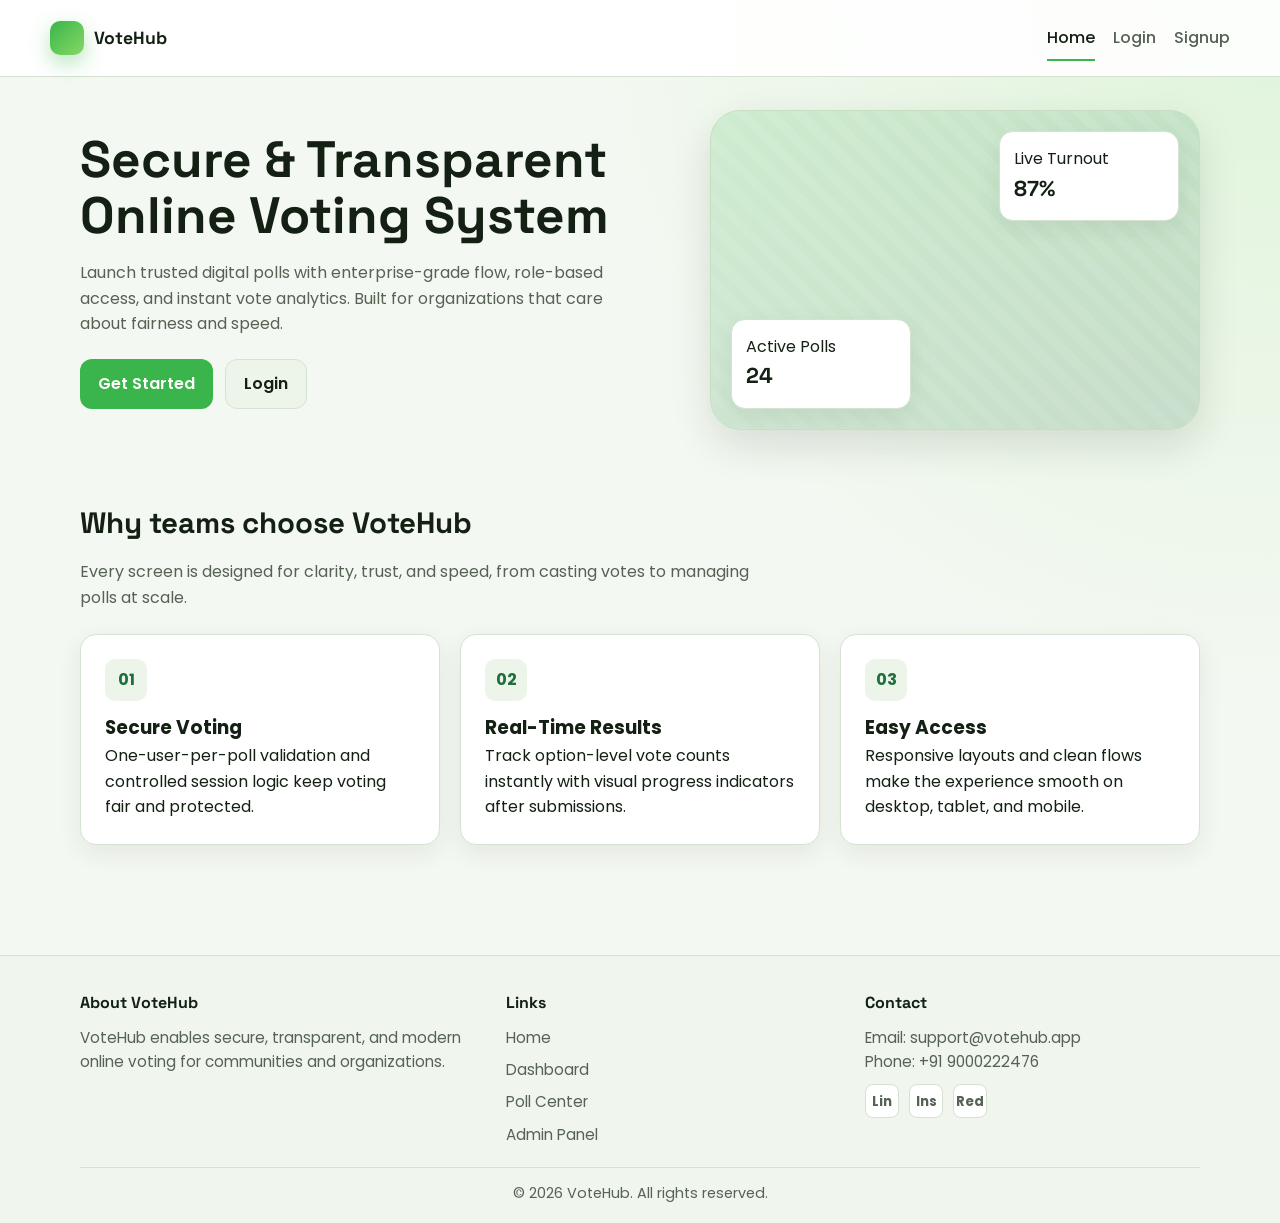
<file: index.html>
<!DOCTYPE html>
<html lang="en">
  <head>
    <meta charset="UTF-8" />
    <meta name="viewport" content="width=device-width, initial-scale=1.0" />
    <title>VoteHub | Online Voting System</title>
    <link rel="stylesheet" href="style.css" />
  </head>
  <body data-page="index">
    <div id="app-nav"></div>

    <main>
      <section class="hero">
        <div class="hero-copy reveal">
          <h1>Secure & Transparent Online Voting System</h1>
          <p>
            Launch trusted digital polls with enterprise-grade flow, role-based access, and instant vote analytics.
            Built for organizations that care about fairness and speed.
          </p>
          <div class="hero-actions">
            <button id="heroGetStarted" class="btn btn-primary">Get Started</button>
            <a href="login.html" class="btn btn-secondary">Login</a>
          </div>
        </div>

        <div class="hero-art reveal delay-1">
          <div class="hero-stat top">
            <span>Live Turnout</span>
            <strong>87%</strong>
          </div>
          <div class="hero-stat bottom">
            <span>Active Polls</span>
            <strong>24</strong>
          </div>
        </div>
      </section>

      <section id="features" class="features">
        <h2 class="section-title reveal">Why teams choose VoteHub</h2>
        <p class="section-subtitle reveal delay-1">
          Every screen is designed for clarity, trust, and speed, from casting votes to managing polls at scale.
        </p>

        <div class="grid cols-3">
          <article class="card reveal delay-1">
            <div class="feature-icon">01</div>
            <h3>Secure Voting</h3>
            <p>One-user-per-poll validation and controlled session logic keep voting fair and protected.</p>
          </article>
          <article class="card reveal delay-2">
            <div class="feature-icon">02</div>
            <h3>Real-Time Results</h3>
            <p>Track option-level vote counts instantly with visual progress indicators after submissions.</p>
          </article>
          <article class="card reveal delay-3">
            <div class="feature-icon">03</div>
            <h3>Easy Access</h3>
            <p>Responsive layouts and clean flows make the experience smooth on desktop, tablet, and mobile.</p>
          </article>
        </div>
      </section>
    </main>

    <div id="app-footer"></div>
    <script src="script.js"></script>
  </body>
</html>
</file>
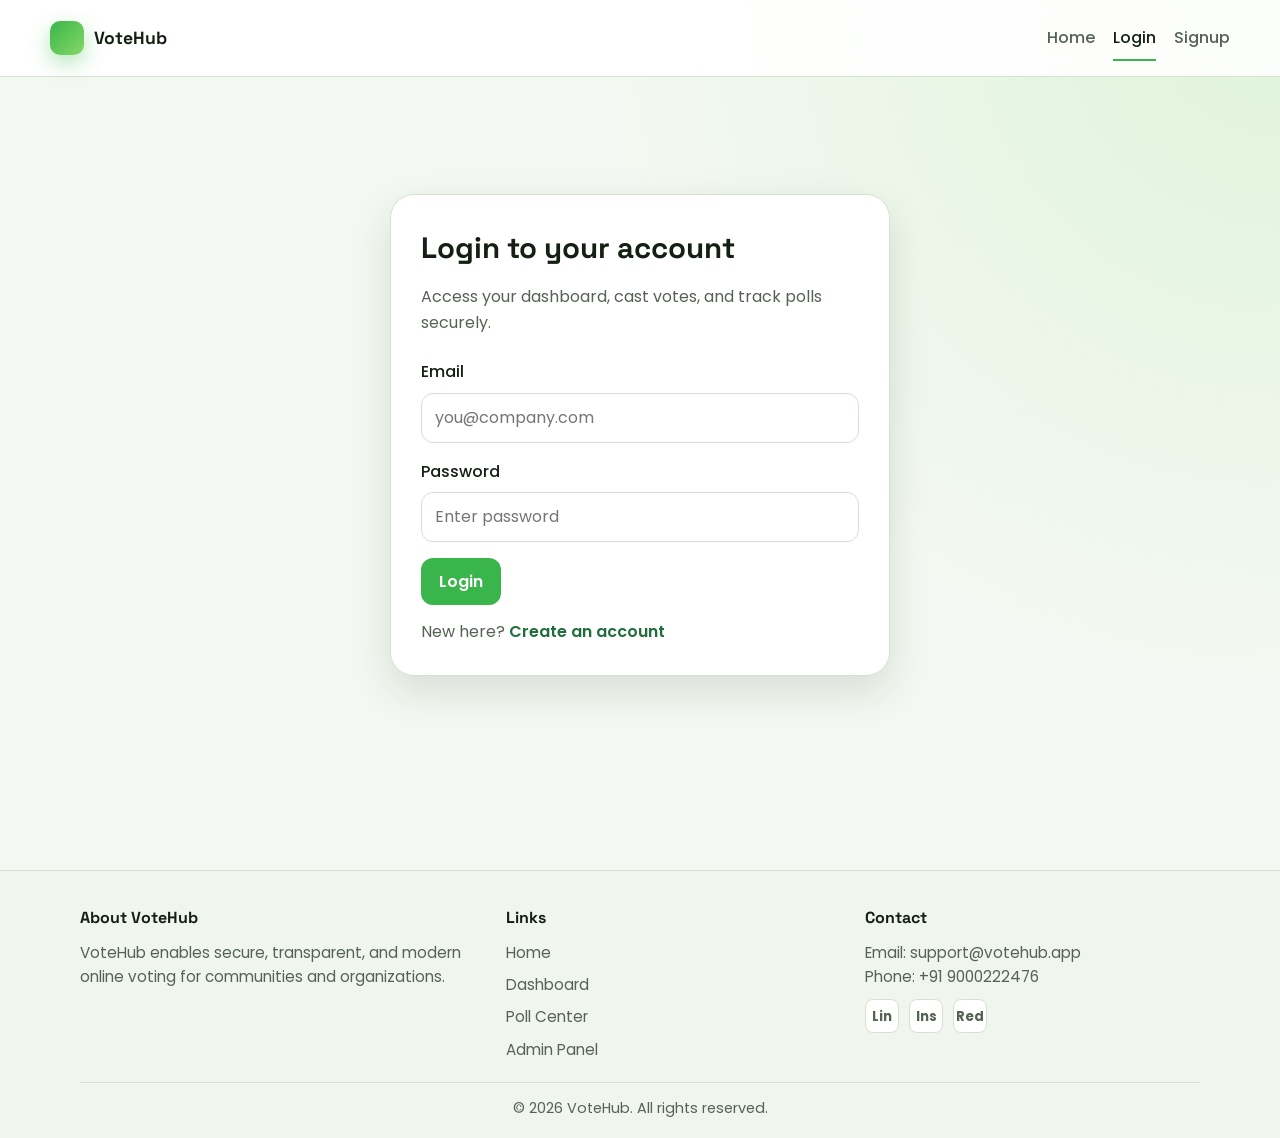
<file: admin.html>
<!DOCTYPE html>
<html lang="en">
  <head>
    <meta charset="UTF-8" />
    <meta name="viewport" content="width=device-width, initial-scale=1.0" />
    <title>VoteHub | Admin Panel</title>
    <link rel="stylesheet" href="style.css" />
  </head>
  <body data-page="admin">
    <div id="app-nav"></div>

    <main>
      <header class="page-header reveal">
        <h1>Admin Panel</h1>
        <p class="section-subtitle">Create and manage polls with instant result visibility.</p>
      </header>

      <section class="grid cols-2">
        <article class="card reveal delay-1">
          <h2 class="section-title">Create Poll</h2>
          <form id="pollForm" novalidate>
            <div class="input-group">
              <label for="pollTitle">Poll Title</label>
              <input id="pollTitle" type="text" placeholder="e.g. Preferred Team Outing Day" required />
            </div>
            <div class="input-group">
              <label for="pollDescription">Description</label>
              <textarea id="pollDescription" rows="3" placeholder="Provide context for voters" required></textarea>
            </div>

            <div>
              <label>Poll Options</label>
              <div id="optionsWrap" class="options-builder"></div>
            </div>

            <div class="input-group">
              <label for="voteType">Vote Type</label>
              <select id="voteType" required>
                <option value="single" selected>Single choice (only 1 option)</option>
                <option value="multiple">Multiple choice (more than 1 option)</option>
              </select>
            </div>
            <div class="input-group">
              <label for="maxSelections">Max selections (for multiple choice)</label>
              <input id="maxSelections" type="number" min="2" value="2" />
            </div>

            <div style="display: flex; gap: 10px; flex-wrap: wrap">
              <button type="button" id="addOptionBtn" class="btn btn-secondary">Add Option</button>
              <button type="submit" class="btn btn-primary">Create Poll</button>
            </div>
            <p id="pollMessage" class="form-message"></p>
          </form>
        </article>

        <article class="card reveal delay-2">
          <h2 class="section-title">Manage Polls</h2>
          <div class="table-wrap">
            <table>
              <thead>
                <tr>
                  <th>Title</th>
                  <th>Description</th>
                  <th>Options</th>
                  <th>Results</th>
                  <th>Actions</th>
                </tr>
              </thead>
              <tbody id="adminPollRows"></tbody>
            </table>
          </div>
        </article>
      </section>
    </main>

    <div id="app-footer"></div>
    <script src="script.js"></script>
  </body>
</html>
</file>
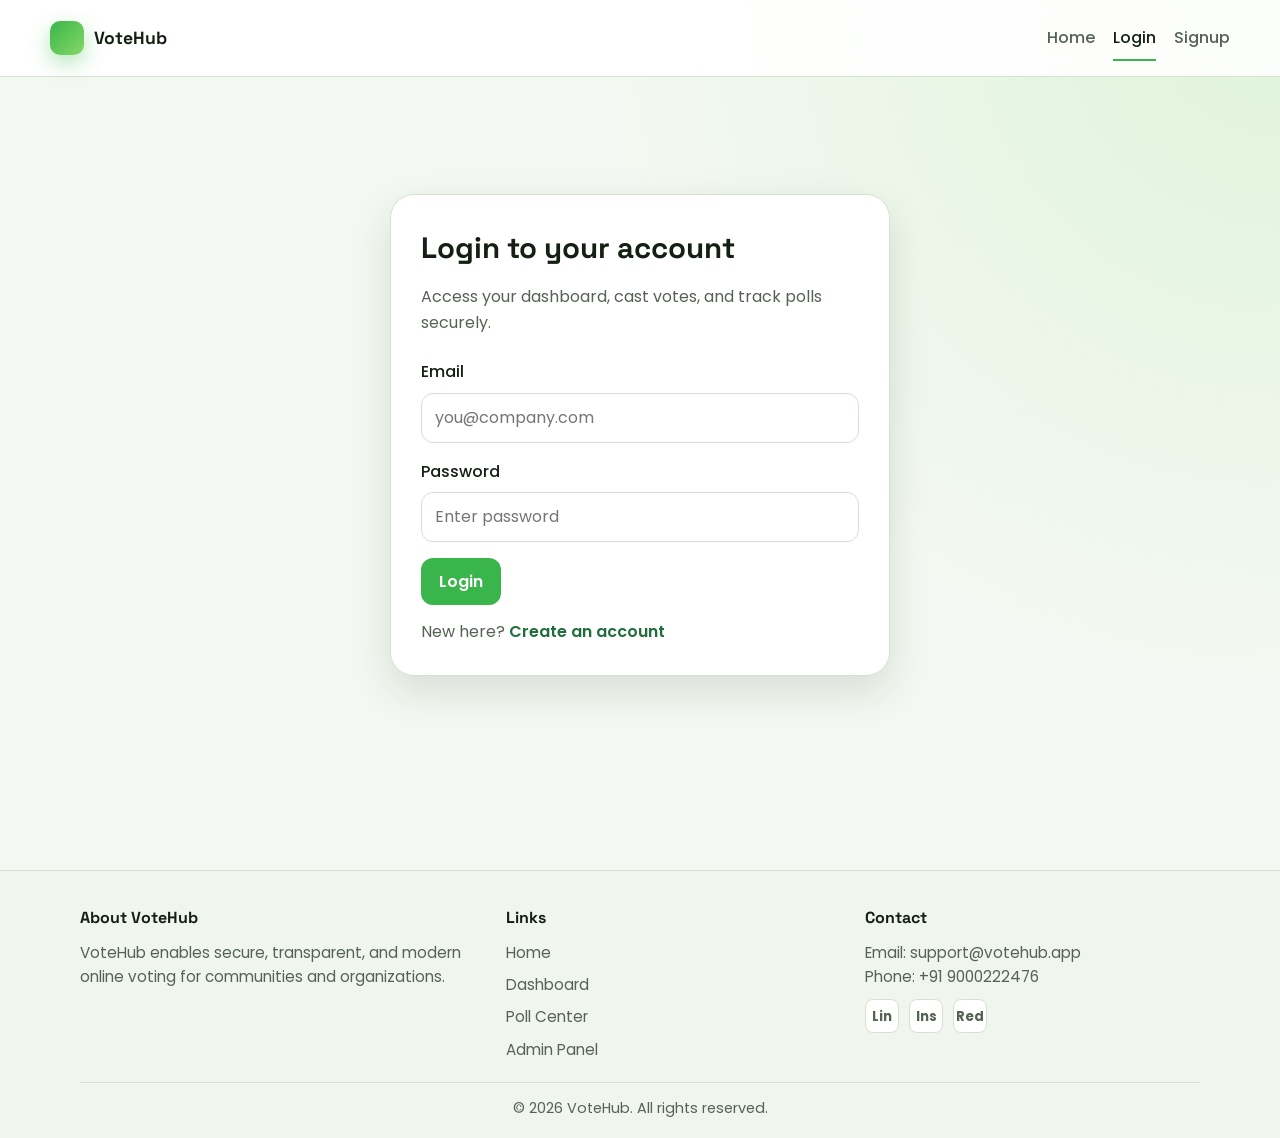
<file: dashboard.html>
<!DOCTYPE html>
<html lang="en">
  <head>
    <meta charset="UTF-8" />
    <meta name="viewport" content="width=device-width, initial-scale=1.0" />
    <title>VoteHub | Dashboard</title>
    <link rel="stylesheet" href="style.css" />
  </head>
  <body data-page="dashboard">
    <div id="app-nav"></div>

    <main>
      <header class="page-header reveal">
        <h1 id="welcomeTitle">Welcome back</h1>
        <p class="section-subtitle">Monitor your participation and jump into ongoing polls.</p>
      </header>

      <section class="grid cols-3">
        <article class="card reveal delay-1">
          <p class="metric-value" id="activePollsCount">0</p>
          <p class="metric-label">Active Polls</p>
        </article>
        <article class="card reveal delay-2">
          <p class="metric-value" id="completedPollsCount">0</p>
          <p class="metric-label">Completed Polls</p>
        </article>
        <article class="card reveal delay-3">
          <p class="metric-value" id="totalVotesCount">0</p>
          <p class="metric-label">Total Votes Cast by You</p>
        </article>
      </section>

      <section class="card reveal" style="margin-top: 20px">
        <h2 class="section-title">Ready to participate?</h2>
        <p class="section-subtitle">Open Poll Center to cast your vote in available polls.</p>
        <a href="polls.html" class="btn btn-primary">Go to Poll Center</a>
      </section>
    </main>

    <div id="app-footer"></div>
    <script src="script.js"></script>
  </body>
</html>
</file>
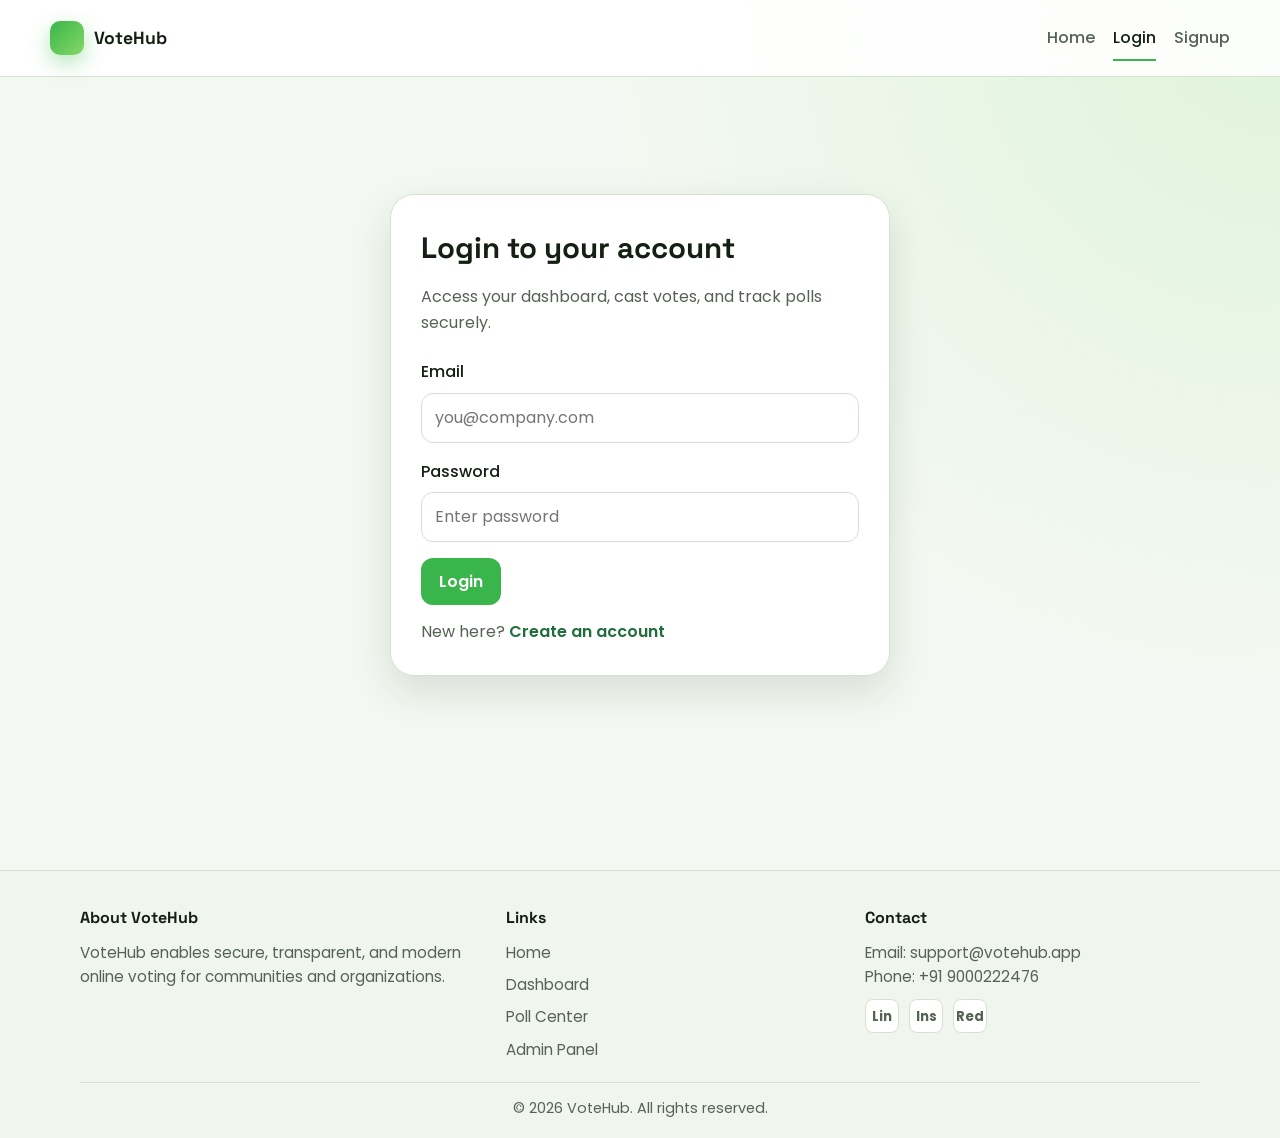
<file: login.html>
<!DOCTYPE html>
<html lang="en">
  <head>
    <meta charset="UTF-8" />
    <meta name="viewport" content="width=device-width, initial-scale=1.0" />
    <title>VoteHub | Login</title>
    <link rel="stylesheet" href="style.css" />
  </head>
  <body data-page="login">
    <div id="app-nav"></div>

    <main>
      <section class="auth-wrap">
        <article class="auth-card reveal">
          <h1 class="section-title">Login to your account</h1>
          <p class="section-subtitle">Access your dashboard, cast votes, and track polls securely.</p>

          <form id="loginForm" novalidate>
            <div class="input-group">
              <label for="email">Email</label>
              <input id="email" type="email" placeholder="you@company.com" required />
            </div>
            <div class="input-group">
              <label for="password">Password</label>
              <input id="password" type="password" placeholder="Enter password" required />
            </div>
            <button class="btn btn-primary" type="submit">Login</button>
            <p id="loginMessage" class="form-message"></p>
          </form>

          <p class="auth-links">New here? <a href="signup.html">Create an account</a></p>
        </article>
      </section>
    </main>

    <div id="app-footer"></div>
    <script src="script.js"></script>
  </body>
</html>
</file>
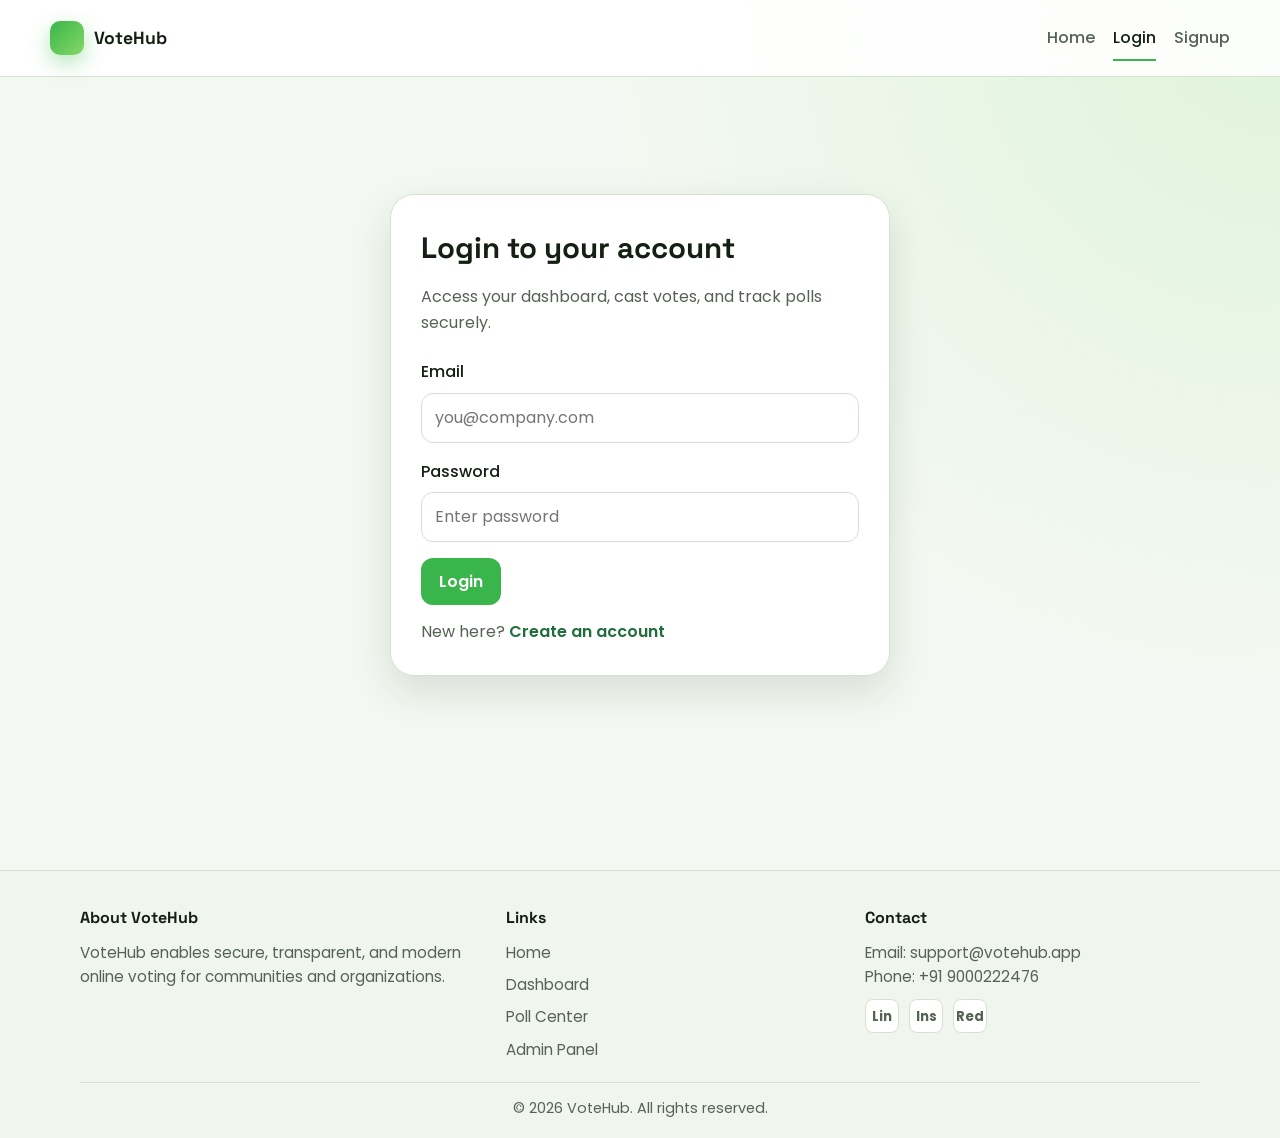
<file: polls.html>
<!DOCTYPE html>
<html lang="en">
  <head>
    <meta charset="UTF-8" />
    <meta name="viewport" content="width=device-width, initial-scale=1.0" />
    <title>VoteHub | Poll Center</title>
    <link rel="stylesheet" href="style.css" />
  </head>
  <body data-page="polls">
    <div id="app-nav"></div>

    <main>
      <header class="page-header reveal">
        <h1>Poll Center</h1>
        <p class="section-subtitle">Select one option per poll and submit your vote securely.</p>
      </header>

      <section id="pollList" class="grid cols-2"></section>
    </main>

    <div id="app-footer"></div>
    <script src="script.js"></script>
  </body>
</html>
</file>
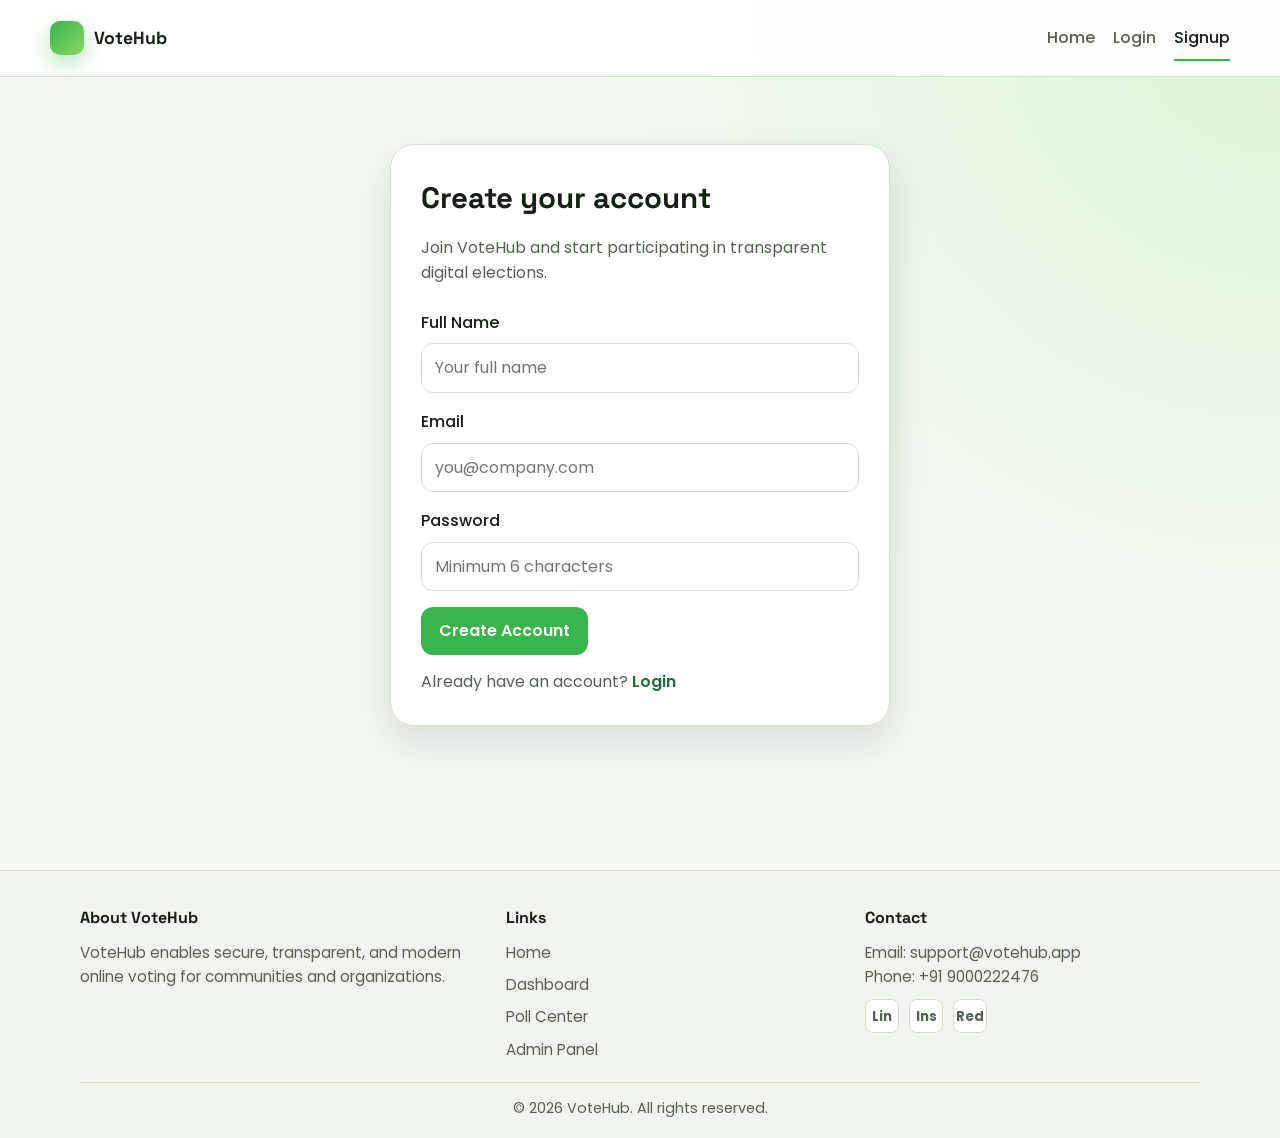
<file: signup.html>
<!DOCTYPE html>
<html lang="en">
  <head>
    <meta charset="UTF-8" />
    <meta name="viewport" content="width=device-width, initial-scale=1.0" />
    <title>VoteHub | Signup</title>
    <link rel="stylesheet" href="style.css" />
  </head>
  <body data-page="signup">
    <div id="app-nav"></div>

    <main>
      <section class="auth-wrap">
        <article class="auth-card reveal">
          <h1 class="section-title">Create your account</h1>
          <p class="section-subtitle">Join VoteHub and start participating in transparent digital elections.</p>

          <form id="signupForm" novalidate>
            <div class="input-group">
              <label for="name">Full Name</label>
              <input id="name" type="text" placeholder="Your full name" required />
            </div>
            <div class="input-group">
              <label for="email">Email</label>
              <input id="email" type="email" placeholder="you@company.com" required />
            </div>
            <div class="input-group">
              <label for="password">Password</label>
              <input id="password" type="password" placeholder="Minimum 6 characters" required />
            </div>
            <button class="btn btn-primary" type="submit">Create Account</button>
            <p id="signupMessage" class="form-message"></p>
          </form>

          <p class="auth-links">Already have an account? <a href="login.html">Login</a></p>
        </article>
      </section>
    </main>

    <div id="app-footer"></div>
    <script src="script.js"></script>
  </body>
</html>
</file>
<file: style.css>
@import url('https://fonts.googleapis.com/css2?family=Poppins:wght@400;500;600;700&family=Space+Grotesk:wght@600;700&display=swap');

:root {
  --bg: #f4f8f2;
  --surface: #ffffff;
  --surface-soft: #edf5ea;
  --text: #142013;
  --text-muted: #556254;
  --brand: #39b54b;
  --brand-dark: #2f943d;
  --accent: #1f6f3c;
  --danger: #d44c4c;
  --border: #d5e2d1;
  --shadow-sm: 0 8px 24px rgba(20, 32, 19, 0.08);
  --shadow-md: 0 16px 40px rgba(20, 32, 19, 0.12);
  --radius-sm: 10px;
  --radius-md: 16px;
  --radius-lg: 24px;
  --transition: all 0.3s ease;
}

* {
  box-sizing: border-box;
  margin: 0;
  padding: 0;
}

html,
body {
  scroll-behavior: smooth;
}

body {
  font-family: 'Poppins', sans-serif;
  color: var(--text);
  background: radial-gradient(circle at top right, #dff4da 0, transparent 40%), var(--bg);
  min-height: 100vh;
  line-height: 1.6;
}

a {
  color: inherit;
  text-decoration: none;
}

img {
  max-width: 100%;
}

main {
  width: min(1120px, 92vw);
  margin: 0 auto;
  padding: 110px 0 70px;
}

.section-title {
  font-family: 'Space Grotesk', sans-serif;
  font-size: clamp(1.6rem, 2.3vw, 2.2rem);
  margin-bottom: 12px;
}

.section-subtitle {
  color: var(--text-muted);
  max-width: 680px;
  margin-bottom: 24px;
}

/* Navbar */
.navbar {
  position: fixed;
  top: 0;
  left: 0;
  right: 0;
  z-index: 1000;
  background: rgba(255, 255, 255, 0.9);
  backdrop-filter: blur(10px);
  border-bottom: 1px solid var(--border);
}

.nav-inner {
  width: min(1180px, 94vw);
  margin: 0 auto;
  height: 76px;
  display: flex;
  align-items: center;
  justify-content: space-between;
  gap: 24px;
}

.brand {
  display: flex;
  align-items: center;
  gap: 10px;
  font-family: 'Space Grotesk', sans-serif;
  font-weight: 700;
  font-size: 1.1rem;
}

.brand-mark {
  width: 34px;
  height: 34px;
  border-radius: 10px;
  background: linear-gradient(135deg, var(--brand), #86d865);
  box-shadow: 0 8px 20px rgba(57, 181, 75, 0.35);
}

.nav-menu {
  display: flex;
  align-items: center;
  gap: 18px;
}

.nav-link {
  position: relative;
  color: var(--text-muted);
  font-weight: 500;
  transition: var(--transition);
}

.nav-link::after {
  content: '';
  position: absolute;
  left: 0;
  bottom: -10px;
  width: 100%;
  height: 2px;
  background: var(--brand);
  transform: scaleX(0);
  transform-origin: left;
  transition: transform 0.3s ease;
}

.nav-link:hover,
.nav-link.active {
  color: var(--text);
}

.nav-link.active::after,
.nav-link:hover::after {
  transform: scaleX(1);
}

.nav-cta {
  background: var(--brand);
  color: #fff;
  border-radius: 999px;
  padding: 10px 16px;
  font-size: 0.92rem;
  font-weight: 600;
  transition: var(--transition);
}

.nav-cta:hover {
  background: var(--brand-dark);
  transform: translateY(-2px);
}

.menu-toggle {
  display: none;
  border: 0;
  background: transparent;
  cursor: pointer;
}

.menu-toggle span {
  display: block;
  width: 24px;
  height: 2px;
  margin: 5px 0;
  background: var(--text);
  transition: var(--transition);
}

/* Shared components */
.grid {
  display: grid;
  gap: 20px;
}

.grid.cols-3 {
  grid-template-columns: repeat(3, minmax(0, 1fr));
}

.grid.cols-2 {
  grid-template-columns: repeat(2, minmax(0, 1fr));
}

.card {
  background: var(--surface);
  border: 1px solid var(--border);
  border-radius: var(--radius-md);
  padding: 24px;
  box-shadow: var(--shadow-sm);
  transition: var(--transition);
}

.card:hover {
  transform: translateY(-4px);
  box-shadow: var(--shadow-md);
}

.btn {
  border: 0;
  border-radius: 12px;
  font: inherit;
  font-weight: 600;
  padding: 11px 18px;
  cursor: pointer;
  transition: var(--transition);
}

.btn:hover {
  transform: translateY(-2px) scale(1.01);
}

.btn-primary {
  background: var(--brand);
  color: #fff;
}

.btn-primary:hover {
  background: var(--brand-dark);
}

.btn-secondary {
  background: var(--surface-soft);
  color: var(--text);
  border: 1px solid var(--border);
}

.btn-danger {
  background: #fff1f1;
  color: #9d2f2f;
  border: 1px solid #f3c1c1;
}

.input-group {
  display: grid;
  gap: 8px;
  margin-bottom: 16px;
}

label {
  font-weight: 500;
}

input,
textarea,
select {
  font: inherit;
  width: 100%;
  border: 1px solid var(--border);
  border-radius: 12px;
  padding: 11px 13px;
  background: #fff;
  transition: border-color 0.3s ease, box-shadow 0.3s ease, transform 0.3s ease;
}

input:focus,
textarea:focus,
select:focus {
  outline: 2px solid #b9edc0;
  border-color: var(--brand);
  box-shadow: 0 0 0 4px rgba(57, 181, 75, 0.12);
  transform: translateY(-1px);
}

.form-message {
  margin-top: 10px;
  font-size: 0.92rem;
  font-weight: 500;
}

.form-message.error {
  color: var(--danger);
}

.form-message.success {
  color: var(--accent);
}

.auth-wrap {
  min-height: calc(100vh - 250px);
  display: grid;
  place-items: center;
}

.auth-card {
  width: min(500px, 100%);
  background: var(--surface);
  border: 1px solid var(--border);
  border-radius: var(--radius-lg);
  box-shadow: var(--shadow-md);
  padding: 30px;
}

.auth-links {
  margin-top: 14px;
  color: var(--text-muted);
}

.auth-links a {
  color: var(--accent);
  font-weight: 600;
}

/* Landing */
.hero {
  display: grid;
  grid-template-columns: 1.1fr 0.9fr;
  gap: 32px;
  align-items: center;
}

.hero-copy h1 {
  font-family: 'Space Grotesk', sans-serif;
  font-size: clamp(2rem, 5vw, 3.2rem);
  line-height: 1.1;
  margin-bottom: 16px;
}

.hero-copy p {
  color: var(--text-muted);
  max-width: 560px;
  margin-bottom: 22px;
}

.hero-actions {
  display: flex;
  gap: 12px;
  flex-wrap: wrap;
}

.hero-art {
  min-height: 320px;
  border-radius: 30px;
  border: 1px solid #c8dec2;
  background:
    linear-gradient(140deg, rgba(57, 181, 75, 0.2), rgba(31, 111, 60, 0.2)),
    repeating-linear-gradient(
      45deg,
      rgba(255, 255, 255, 0.45) 0,
      rgba(255, 255, 255, 0.45) 10px,
      rgba(255, 255, 255, 0.22) 10px,
      rgba(255, 255, 255, 0.22) 20px
    );
  box-shadow: var(--shadow-md);
  position: relative;
  overflow: hidden;
}

.hero-stat {
  position: absolute;
  background: #fff;
  border-radius: 14px;
  border: 1px solid var(--border);
  box-shadow: var(--shadow-sm);
  padding: 14px;
  width: 180px;
}

.hero-stat strong {
  display: block;
  font-size: 1.35rem;
  font-family: 'Space Grotesk', sans-serif;
}

.hero-stat.top {
  right: 20px;
  top: 20px;
}

.hero-stat.bottom {
  left: 20px;
  bottom: 20px;
}

.features {
  margin-top: 70px;
}

.feature-icon {
  width: 42px;
  height: 42px;
  display: grid;
  place-items: center;
  border-radius: 10px;
  background: var(--surface-soft);
  color: var(--accent);
  font-weight: 700;
  margin-bottom: 12px;
}

/* Dashboard */
.page-header {
  margin-bottom: 26px;
}

.page-header h1 {
  font-family: 'Space Grotesk', sans-serif;
  font-size: clamp(1.8rem, 3vw, 2.4rem);
}

.metric-value {
  font-size: 2rem;
  font-family: 'Space Grotesk', sans-serif;
  line-height: 1;
  margin-bottom: 10px;
}

.metric-label {
  color: var(--text-muted);
}

/* Poll Center */
.poll-card h3 {
  font-family: 'Space Grotesk', sans-serif;
  margin-bottom: 6px;
}

.poll-card p {
  color: var(--text-muted);
  margin-bottom: 14px;
}

.option-list {
  display: grid;
  gap: 10px;
  margin-bottom: 16px;
}

.option-item {
  border: 1px solid var(--border);
  padding: 10px 12px;
  border-radius: 10px;
  display: flex;
  align-items: center;
  gap: 10px;
}

.option-item input[type='radio'],
.option-item input[type='checkbox'] {
  width: auto;
  flex-shrink: 0;
}

.status-pill {
  display: inline-flex;
  align-items: center;
  padding: 4px 10px;
  border-radius: 999px;
  font-size: 0.8rem;
  font-weight: 600;
  margin-bottom: 12px;
}

.status-pill.voted {
  background: #e8f7ea;
  color: #2e7d35;
}

.status-pill.admin {
  background: #e9f1ff;
  color: #2457a6;
}

.poll-total-votes {
  font-weight: 500;
  color: var(--text);
  margin-bottom: 14px;
}

.admin-view-btn {
  margin-bottom: 12px;
}

.admin-view-btn:hover {
  background: #dff0db;
  border-color: #b9dcb4;
}

.admin-results-panel {
  max-height: 0;
  opacity: 0;
  overflow: hidden;
  transition: max-height 0.45s ease, opacity 0.35s ease, transform 0.35s ease;
  transform: translateY(-6px);
}

.admin-results-panel.open {
  max-height: 700px;
  opacity: 1;
  transform: translateY(0);
}

.result-block {
  margin-top: 14px;
  display: grid;
  gap: 10px;
}

.results-container {
  display: grid;
  grid-template-columns: auto 1fr;
  gap: 24px;
  align-items: center;
}

.pie-wrapper {
  position: relative;
  width: 200px;
  height: 200px;
  flex-shrink: 0;
}

.pie-chart {
  max-width: 100%;
  filter: drop-shadow(0 8px 16px rgba(20, 32, 19, 0.1));
}

.pie-segment {
  cursor: pointer;
  transition: opacity 0.3s ease;
  opacity: 0;
  animation: slice-appear 0.6s cubic-bezier(0.34, 1.56, 0.64, 1) forwards;
  transform-origin: 50px 50px;
}

@keyframes slice-appear {
  0% {
    opacity: 0;
    transform: scale(0.8);
  }
  100% {
    opacity: 1;
    transform: scale(1);
  }
}

.pie-segment:hover {
  opacity: 0.85;
  filter: brightness(1.1);
}

.pie-center-text {
  position: absolute;
  top: 50%;
  left: 50%;
  transform: translate(-50%, -50%);
  text-align: center;
  font-weight: 700;
  color: var(--text);
  white-space: nowrap;
  pointer-events: none;
}

.pie-center-text strong {
  display: block;
  font-size: 1.6rem;
  font-family: 'Space Grotesk', sans-serif;
}

.pie-center-text small {
  display: block;
  font-size: 0.75rem;
  color: var(--text-muted);
  margin-top: 2px;
}

.results-list {
  display: grid;
  gap: 10px;
}

.result-row {
  display: grid;
  grid-template-columns: 12px 1fr auto;
  gap: 10px;
  align-items: center;
}

.result-indicator {
  width: 12px;
  height: 12px;
  border-radius: 3px;
  flex-shrink: 0;
  animation: indicator-pulse 0.8s ease-out forwards;
}

@keyframes indicator-pulse {
  0% {
    transform: scale(0);
    opacity: 0;
  }
  60% {
    transform: scale(1.2);
  }
  100% {
    transform: scale(1);
    opacity: 1;
  }
}

.result-label {
  display: flex;
  justify-content: space-between;
  font-size: 0.9rem;
  color: var(--text-muted);
}

.progress {
  width: 100%;
  height: 9px;
  border-radius: 999px;
  overflow: hidden;
  background: #e8eee6;
  animation: progress-grow 1s ease-out forwards;
}

@keyframes progress-grow {
  0% {
    opacity: 0;
    width: 0;
  }
  100% {
    opacity: 1;
    width: 100%;
  }
}

.progress span {
  display: block;
  height: 100%;
  animation: progress-fill 1.2s cubic-bezier(0.34, 1.56, 0.64, 1) forwards;
  background-size: 200% 200%;
}

/* Admin */
.options-builder {
  display: grid;
  gap: 10px;
  margin-bottom: 14px;
}

.option-row {
  display: flex;
  gap: 10px;
}

.table-wrap {
  overflow-x: auto;
}

table {
  width: 100%;
  border-collapse: collapse;
  min-width: 760px;
}

th,
td {
  padding: 12px;
  text-align: left;
  border-bottom: 1px solid var(--border);
  vertical-align: top;
}

th {
  color: var(--text-muted);
  font-size: 0.85rem;
  text-transform: uppercase;
  letter-spacing: 0.04em;
}

/* Footer */
.site-footer {
  margin-top: 40px;
  border-top: 1px solid var(--border);
  background: #f0f6ee;
}

.footer-inner {
  width: min(1120px, 92vw);
  margin: 0 auto;
  padding: 34px 0 18px;
}

.footer-grid {
  display: grid;
  gap: 24px;
  grid-template-columns: 1.2fr 1fr 1fr;
}

.footer-grid h4 {
  margin-bottom: 10px;
  font-family: 'Space Grotesk', sans-serif;
}

.footer-grid p,
.footer-grid a,
.footer-grid li {
  color: var(--text-muted);
  font-size: 0.95rem;
}

.footer-links {
  list-style: none;
  display: grid;
  gap: 8px;
}

.social {
  display: flex;
  gap: 10px;
  margin-top: 10px;
}

.social a {
  width: 34px;
  height: 34px;
  border-radius: 8px;
  border: 1px solid var(--border);
  display: grid;
  place-items: center;
  background: #fff;
  font-size: 0.82rem;
  font-weight: 700;
}

.footer-copy {
  border-top: 1px solid var(--border);
  margin-top: 20px;
  padding-top: 14px;
  color: var(--text-muted);
  font-size: 0.9rem;
  text-align: center;
}

/* Animations */
.reveal {
  opacity: 0;
  transform: translateY(14px);
  animation: reveal 0.75s ease forwards;
}

.reveal.delay-1 {
  animation-delay: 0.1s;
}

.reveal.delay-2 {
  animation-delay: 0.2s;
}

.reveal.delay-3 {
  animation-delay: 0.3s;
}

@keyframes reveal {
  to {
    opacity: 1;
    transform: translateY(0);
  }
}

@keyframes progress-fill {
  0% {
    width: 0;
  }
  100% {
    width: 100%;
  }
}

/* Responsive */
@media (max-width: 980px) {
  .grid.cols-3 {
    grid-template-columns: repeat(2, minmax(0, 1fr));
  }

  .hero {
    grid-template-columns: 1fr;
  }
}

@media (max-width: 760px) {
  main {
    padding-top: 96px;
  }

  .menu-toggle {
    display: block;
  }

  .nav-menu {
    position: absolute;
    top: 76px;
    left: 0;
    right: 0;
    background: #fff;
    border-bottom: 1px solid var(--border);
    display: grid;
    padding: 14px 20px 18px;
    gap: 10px;
    max-height: 0;
    overflow: hidden;
    opacity: 0;
    transition: max-height 0.3s ease, opacity 0.25s ease;
  }

  .nav-menu.open {
    max-height: 380px;
    opacity: 1;
  }

  .nav-link::after {
    display: none;
  }

  .grid.cols-3,
  .grid.cols-2,
  .footer-grid {
    grid-template-columns: 1fr;
  }

  .auth-card,
  .card {
    padding: 20px;
  }

  .results-container {
    grid-template-columns: 1fr;
    justify-items: center;
    gap: 16px;
  }

  .pie-wrapper {
    width: 160px;
    height: 160px;
  }

  .results-list {
    width: 100%;
  }
}
</file>
